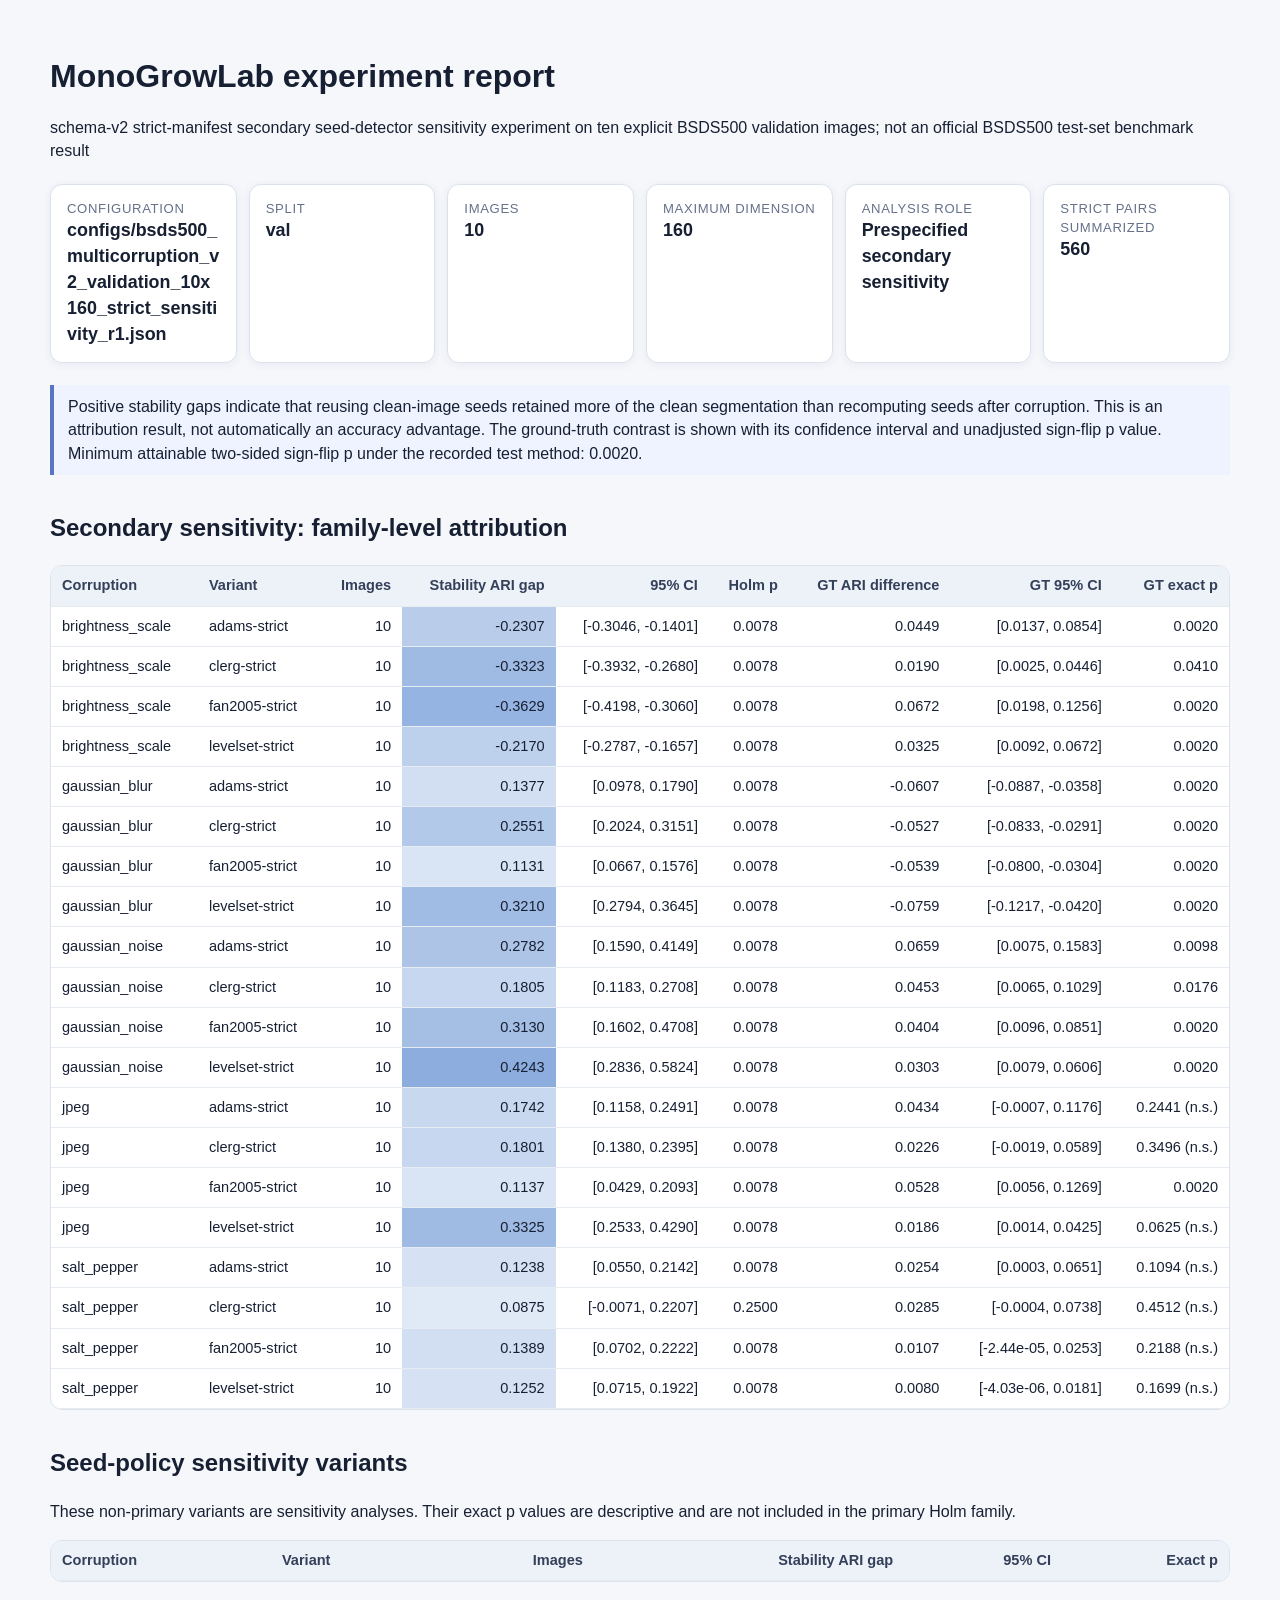
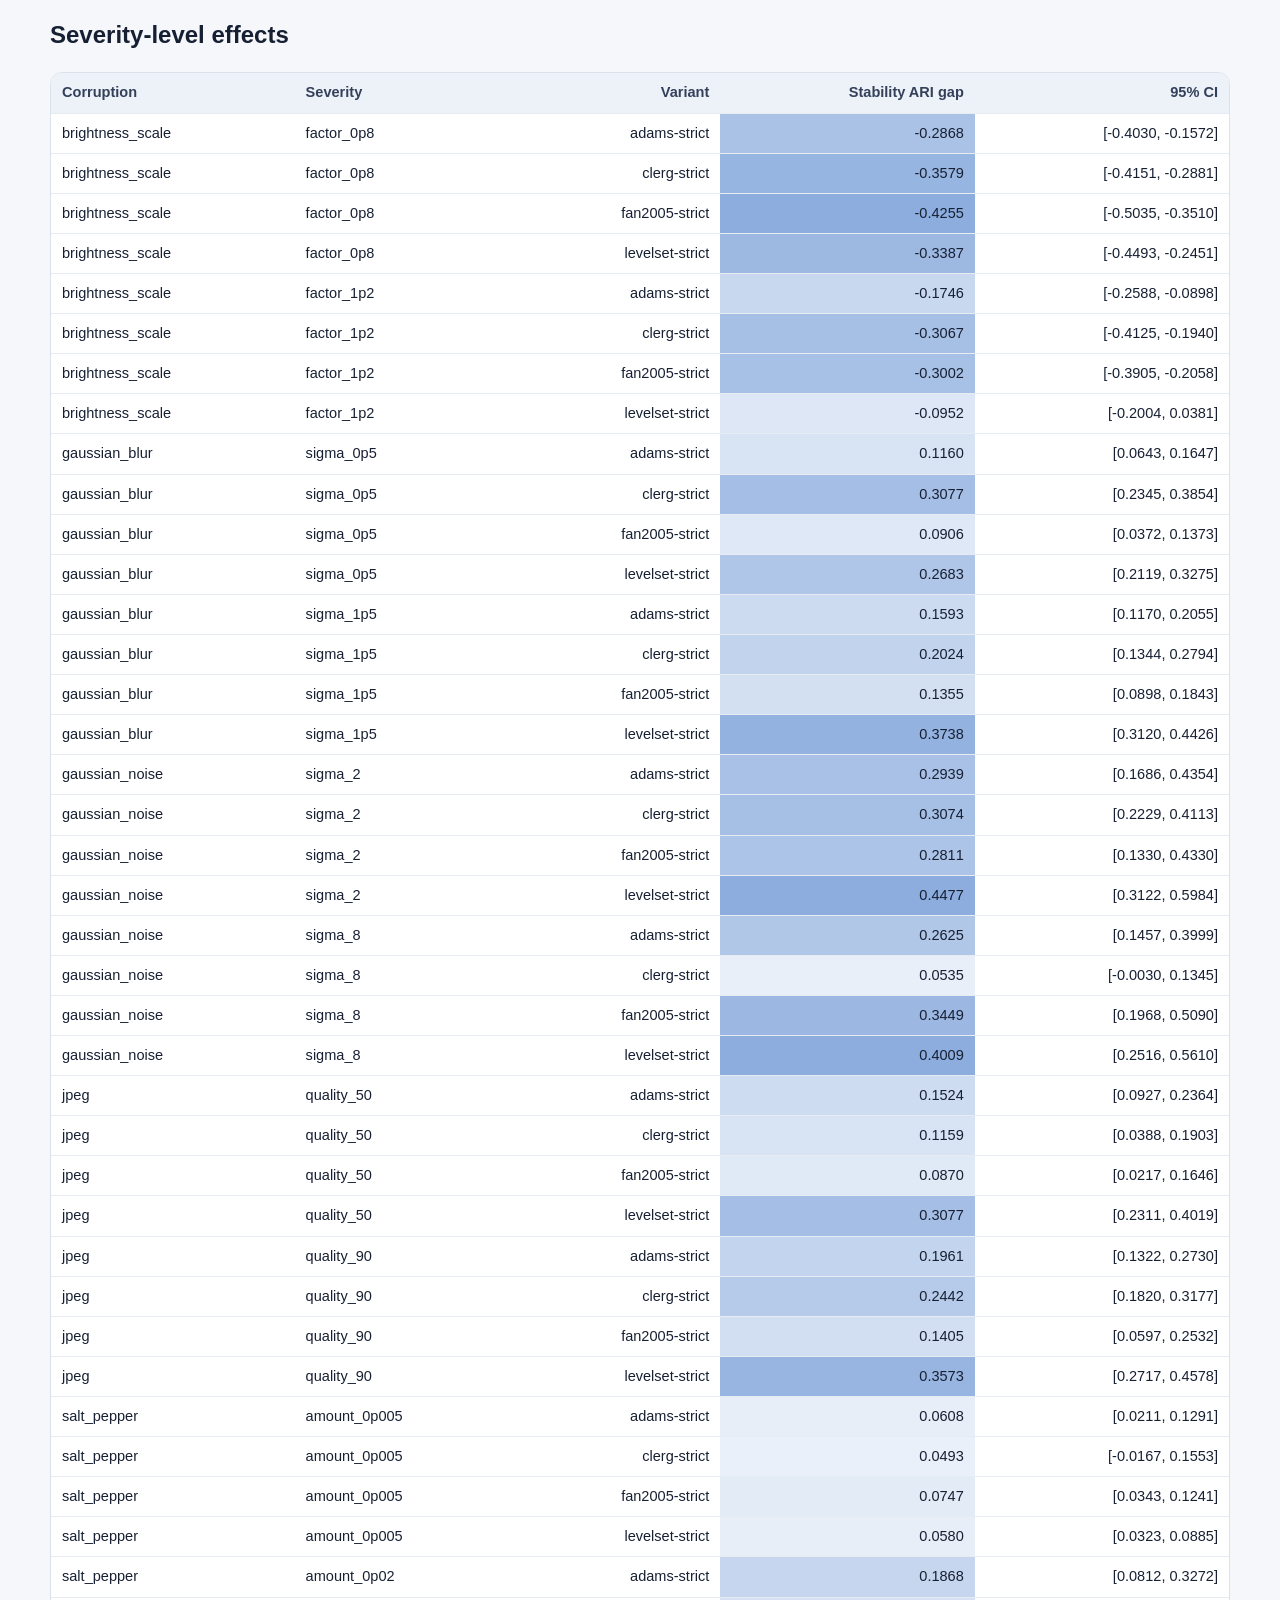
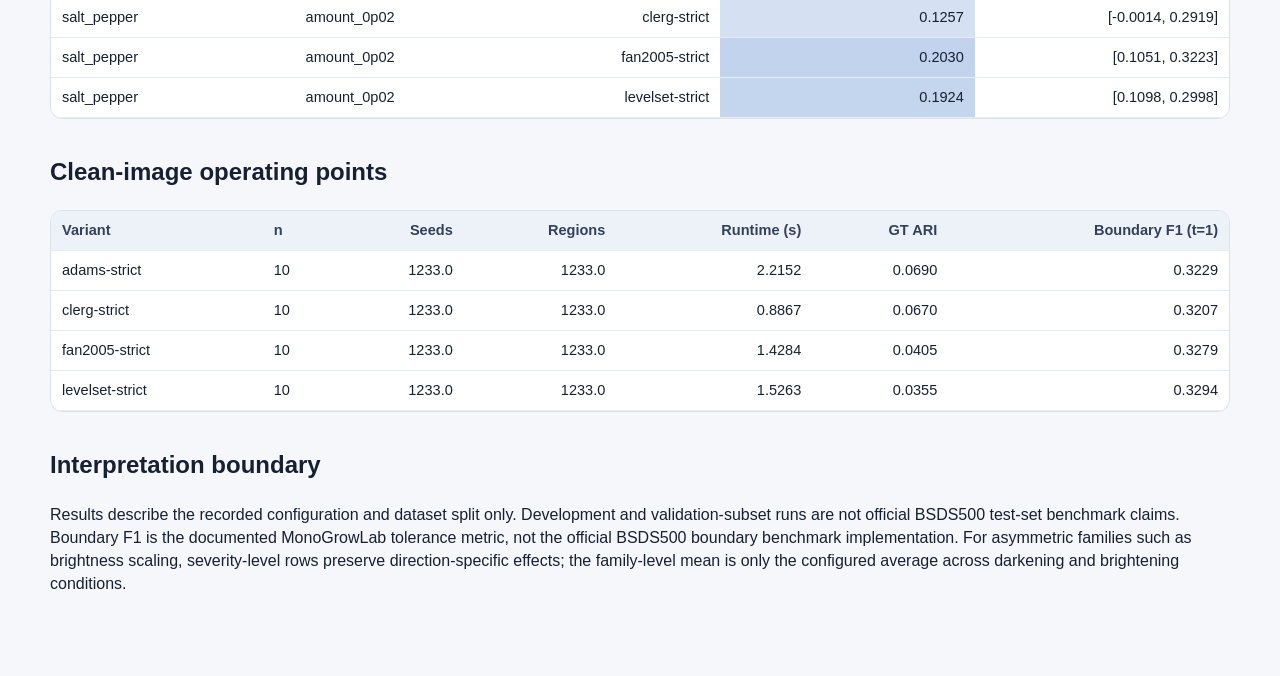
<file: reports/generated/strict_sensitivity_r1_report_20260918.html>
<!doctype html>
<html lang="en">
<head>
<meta charset="utf-8">
<meta name="viewport" content="width=device-width, initial-scale=1">
<title>MonoGrowLab experiment report</title>
<style>
:root { color-scheme: light; font-family: Inter, Segoe UI, sans-serif; line-height: 1.45; }
body { margin: 0; color: #172033; background: #f5f7fb; }
main { max-width: 1180px; margin: 0 auto; padding: 32px 22px 64px; }
h1 { margin-bottom: 6px; } h2 { margin-top: 36px; }
.meta { display: grid; grid-template-columns: repeat(auto-fit,minmax(170px,1fr)); gap: 12px; margin: 22px 0; }
.card { background: white; border: 1px solid #dce2ec; border-radius: 12px; padding: 14px 16px; box-shadow: 0 2px 10px #1f2a4410; }
.label { color: #65718a; font-size: .82rem; text-transform: uppercase; letter-spacing: .05em; }
.value { font-size: 1.12rem; font-weight: 650; overflow-wrap: anywhere; }
.table-wrap { overflow-x: auto; background: white; border: 1px solid #dce2ec; border-radius: 12px; }
table { border-collapse: collapse; width: 100%; font-size: .91rem; }
th, td { padding: 9px 11px; border-bottom: 1px solid #e7ebf2; text-align: right; white-space: nowrap; }
th { background: #edf2f9; color: #34405a; position: sticky; top: 0; }
th:first-child, td:first-child, th:nth-child(2), td:nth-child(2) { text-align: left; }
.note { border-left: 4px solid #5875c5; padding: 10px 14px; background: #eef3ff; }
code { background: #e9edf5; padding: 2px 5px; border-radius: 4px; }
</style>
</head>
<body><main>
<h1>MonoGrowLab experiment report</h1>
<p>schema-v2 strict-manifest secondary seed-detector sensitivity experiment on ten explicit BSDS500 validation images; not an official BSDS500 test-set benchmark result</p>
<section class="meta">
  <div class="card"><div class="label">Configuration</div><div class="value">configs/bsds500_multicorruption_v2_validation_10x160_strict_sensitivity_r1.json</div></div>
  <div class="card"><div class="label">Split</div><div class="value">val</div></div>
  <div class="card"><div class="label">Images</div><div class="value">10</div></div>
  <div class="card"><div class="label">Maximum dimension</div><div class="value">160</div></div>
  <div class="card"><div class="label">Analysis role</div><div class="value">Prespecified secondary sensitivity</div></div>
  <div class="card"><div class="label">Strict pairs summarized</div><div class="value">560</div></div>
</section>
<p class="note">Positive stability gaps indicate that reusing clean-image seeds retained more of the clean segmentation than recomputing seeds after corruption. This is an attribution result, not automatically an accuracy advantage. The ground-truth contrast is shown with its confidence interval and unadjusted sign-flip p value. Minimum attainable two-sided sign-flip p under the recorded test method: 0.0020.</p>
<h2>Secondary sensitivity: family-level attribution</h2>
<div class="table-wrap"><table class=""><thead><tr><th>Corruption</th><th>Variant</th><th>Images</th><th>Stability ARI gap</th><th>95% CI</th><th>Holm p</th><th>GT ARI difference</th><th>GT 95% CI</th><th>GT exact p</th></tr></thead><tbody><tr><td>brightness_scale</td><td>adams-strict</td><td>10</td><td style="background:hsl(216 55% 82.4%)">-0.2307</td><td>[-0.3046, -0.1401]</td><td>0.0078</td><td>0.0449</td><td>[0.0137, 0.0854]</td><td>0.0020</td></tr><tr><td>brightness_scale</td><td>clerg-strict</td><td>10</td><td style="background:hsl(216 55% 75.6%)">-0.3323</td><td>[-0.3932, -0.2680]</td><td>0.0078</td><td>0.0190</td><td>[0.0025, 0.0446]</td><td>0.0410</td></tr><tr><td>brightness_scale</td><td>fan2005-strict</td><td>10</td><td style="background:hsl(216 55% 73.5%)">-0.3629</td><td>[-0.4198, -0.3060]</td><td>0.0078</td><td>0.0672</td><td>[0.0198, 0.1256]</td><td>0.0020</td></tr><tr><td>brightness_scale</td><td>levelset-strict</td><td>10</td><td style="background:hsl(216 55% 83.4%)">-0.2170</td><td>[-0.2787, -0.1657]</td><td>0.0078</td><td>0.0325</td><td>[0.0092, 0.0672]</td><td>0.0020</td></tr><tr><td>gaussian_blur</td><td>adams-strict</td><td>10</td><td style="background:hsl(216 55% 88.7%)">0.1377</td><td>[0.0978, 0.1790]</td><td>0.0078</td><td>-0.0607</td><td>[-0.0887, -0.0358]</td><td>0.0020</td></tr><tr><td>gaussian_blur</td><td>clerg-strict</td><td>10</td><td style="background:hsl(216 55% 80.8%)">0.2551</td><td>[0.2024, 0.3151]</td><td>0.0078</td><td>-0.0527</td><td>[-0.0833, -0.0291]</td><td>0.0020</td></tr><tr><td>gaussian_blur</td><td>fan2005-strict</td><td>10</td><td style="background:hsl(216 55% 90.4%)">0.1131</td><td>[0.0667, 0.1576]</td><td>0.0078</td><td>-0.0539</td><td>[-0.0800, -0.0304]</td><td>0.0020</td></tr><tr><td>gaussian_blur</td><td>levelset-strict</td><td>10</td><td style="background:hsl(216 55% 76.3%)">0.3210</td><td>[0.2794, 0.3645]</td><td>0.0078</td><td>-0.0759</td><td>[-0.1217, -0.0420]</td><td>0.0020</td></tr><tr><td>gaussian_noise</td><td>adams-strict</td><td>10</td><td style="background:hsl(216 55% 79.2%)">0.2782</td><td>[0.1590, 0.4149]</td><td>0.0078</td><td>0.0659</td><td>[0.0075, 0.1583]</td><td>0.0098</td></tr><tr><td>gaussian_noise</td><td>clerg-strict</td><td>10</td><td style="background:hsl(216 55% 85.8%)">0.1805</td><td>[0.1183, 0.2708]</td><td>0.0078</td><td>0.0453</td><td>[0.0065, 0.1029]</td><td>0.0176</td></tr><tr><td>gaussian_noise</td><td>fan2005-strict</td><td>10</td><td style="background:hsl(216 55% 76.9%)">0.3130</td><td>[0.1602, 0.4708]</td><td>0.0078</td><td>0.0404</td><td>[0.0096, 0.0851]</td><td>0.0020</td></tr><tr><td>gaussian_noise</td><td>levelset-strict</td><td>10</td><td style="background:hsl(216 55% 71.0%)">0.4243</td><td>[0.2836, 0.5824]</td><td>0.0078</td><td>0.0303</td><td>[0.0079, 0.0606]</td><td>0.0020</td></tr><tr><td>jpeg</td><td>adams-strict</td><td>10</td><td style="background:hsl(216 55% 86.2%)">0.1742</td><td>[0.1158, 0.2491]</td><td>0.0078</td><td>0.0434</td><td>[-0.0007, 0.1176]</td><td>0.2441 (n.s.)</td></tr><tr><td>jpeg</td><td>clerg-strict</td><td>10</td><td style="background:hsl(216 55% 85.8%)">0.1801</td><td>[0.1380, 0.2395]</td><td>0.0078</td><td>0.0226</td><td>[-0.0019, 0.0589]</td><td>0.3496 (n.s.)</td></tr><tr><td>jpeg</td><td>fan2005-strict</td><td>10</td><td style="background:hsl(216 55% 90.3%)">0.1137</td><td>[0.0429, 0.2093]</td><td>0.0078</td><td>0.0528</td><td>[0.0056, 0.1269]</td><td>0.0020</td></tr><tr><td>jpeg</td><td>levelset-strict</td><td>10</td><td style="background:hsl(216 55% 75.6%)">0.3325</td><td>[0.2533, 0.4290]</td><td>0.0078</td><td>0.0186</td><td>[0.0014, 0.0425]</td><td>0.0625 (n.s.)</td></tr><tr><td>salt_pepper</td><td>adams-strict</td><td>10</td><td style="background:hsl(216 55% 89.6%)">0.1238</td><td>[0.0550, 0.2142]</td><td>0.0078</td><td>0.0254</td><td>[0.0003, 0.0651]</td><td>0.1094 (n.s.)</td></tr><tr><td>salt_pepper</td><td>clerg-strict</td><td>10</td><td style="background:hsl(216 55% 92.1%)">0.0875</td><td>[-0.0071, 0.2207]</td><td>0.2500</td><td>0.0285</td><td>[-0.0004, 0.0738]</td><td>0.4512 (n.s.)</td></tr><tr><td>salt_pepper</td><td>fan2005-strict</td><td>10</td><td style="background:hsl(216 55% 88.6%)">0.1389</td><td>[0.0702, 0.2222]</td><td>0.0078</td><td>0.0107</td><td>[-2.44e-05, 0.0253]</td><td>0.2188 (n.s.)</td></tr><tr><td>salt_pepper</td><td>levelset-strict</td><td>10</td><td style="background:hsl(216 55% 89.6%)">0.1252</td><td>[0.0715, 0.1922]</td><td>0.0078</td><td>0.0080</td><td>[-4.03e-06, 0.0181]</td><td>0.1699 (n.s.)</td></tr></tbody></table></div>
<h2>Seed-policy sensitivity variants</h2>
<p>These non-primary variants are sensitivity analyses. Their exact p values are descriptive and are not included in the primary Holm family.</p>
<div class="table-wrap"><table class=""><thead><tr><th>Corruption</th><th>Variant</th><th>Images</th><th>Stability ARI gap</th><th>95% CI</th><th>Exact p</th></tr></thead><tbody></tbody></table></div>
<h2>Severity-level effects</h2>
<div class="table-wrap"><table class=""><thead><tr><th>Corruption</th><th>Severity</th><th>Variant</th><th>Stability ARI gap</th><th>95% CI</th></tr></thead><tbody><tr><td>brightness_scale</td><td>factor_0p8</td><td>adams-strict</td><td style="background:hsl(216 55% 78.6%)">-0.2868</td><td>[-0.4030, -0.1572]</td></tr><tr><td>brightness_scale</td><td>factor_0p8</td><td>clerg-strict</td><td style="background:hsl(216 55% 73.8%)">-0.3579</td><td>[-0.4151, -0.2881]</td></tr><tr><td>brightness_scale</td><td>factor_0p8</td><td>fan2005-strict</td><td style="background:hsl(216 55% 71.0%)">-0.4255</td><td>[-0.5035, -0.3510]</td></tr><tr><td>brightness_scale</td><td>factor_0p8</td><td>levelset-strict</td><td style="background:hsl(216 55% 75.1%)">-0.3387</td><td>[-0.4493, -0.2451]</td></tr><tr><td>brightness_scale</td><td>factor_1p2</td><td>adams-strict</td><td style="background:hsl(216 55% 86.2%)">-0.1746</td><td>[-0.2588, -0.0898]</td></tr><tr><td>brightness_scale</td><td>factor_1p2</td><td>clerg-strict</td><td style="background:hsl(216 55% 77.3%)">-0.3067</td><td>[-0.4125, -0.1940]</td></tr><tr><td>brightness_scale</td><td>factor_1p2</td><td>fan2005-strict</td><td style="background:hsl(216 55% 77.7%)">-0.3002</td><td>[-0.3905, -0.2058]</td></tr><tr><td>brightness_scale</td><td>factor_1p2</td><td>levelset-strict</td><td style="background:hsl(216 55% 91.6%)">-0.0952</td><td>[-0.2004, 0.0381]</td></tr><tr><td>gaussian_blur</td><td>sigma_0p5</td><td>adams-strict</td><td style="background:hsl(216 55% 90.2%)">0.1160</td><td>[0.0643, 0.1647]</td></tr><tr><td>gaussian_blur</td><td>sigma_0p5</td><td>clerg-strict</td><td style="background:hsl(216 55% 77.2%)">0.3077</td><td>[0.2345, 0.3854]</td></tr><tr><td>gaussian_blur</td><td>sigma_0p5</td><td>fan2005-strict</td><td style="background:hsl(216 55% 91.9%)">0.0906</td><td>[0.0372, 0.1373]</td></tr><tr><td>gaussian_blur</td><td>sigma_0p5</td><td>levelset-strict</td><td style="background:hsl(216 55% 79.9%)">0.2683</td><td>[0.2119, 0.3275]</td></tr><tr><td>gaussian_blur</td><td>sigma_1p5</td><td>adams-strict</td><td style="background:hsl(216 55% 87.2%)">0.1593</td><td>[0.1170, 0.2055]</td></tr><tr><td>gaussian_blur</td><td>sigma_1p5</td><td>clerg-strict</td><td style="background:hsl(216 55% 84.3%)">0.2024</td><td>[0.1344, 0.2794]</td></tr><tr><td>gaussian_blur</td><td>sigma_1p5</td><td>fan2005-strict</td><td style="background:hsl(216 55% 88.9%)">0.1355</td><td>[0.0898, 0.1843]</td></tr><tr><td>gaussian_blur</td><td>sigma_1p5</td><td>levelset-strict</td><td style="background:hsl(216 55% 72.8%)">0.3738</td><td>[0.3120, 0.4426]</td></tr><tr><td>gaussian_noise</td><td>sigma_2</td><td>adams-strict</td><td style="background:hsl(216 55% 78.2%)">0.2939</td><td>[0.1686, 0.4354]</td></tr><tr><td>gaussian_noise</td><td>sigma_2</td><td>clerg-strict</td><td style="background:hsl(216 55% 77.3%)">0.3074</td><td>[0.2229, 0.4113]</td></tr><tr><td>gaussian_noise</td><td>sigma_2</td><td>fan2005-strict</td><td style="background:hsl(216 55% 79.0%)">0.2811</td><td>[0.1330, 0.4330]</td></tr><tr><td>gaussian_noise</td><td>sigma_2</td><td>levelset-strict</td><td style="background:hsl(216 55% 71.0%)">0.4477</td><td>[0.3122, 0.5984]</td></tr><tr><td>gaussian_noise</td><td>sigma_8</td><td>adams-strict</td><td style="background:hsl(216 55% 80.3%)">0.2625</td><td>[0.1457, 0.3999]</td></tr><tr><td>gaussian_noise</td><td>sigma_8</td><td>clerg-strict</td><td style="background:hsl(216 55% 94.4%)">0.0535</td><td>[-0.0030, 0.1345]</td></tr><tr><td>gaussian_noise</td><td>sigma_8</td><td>fan2005-strict</td><td style="background:hsl(216 55% 74.7%)">0.3449</td><td>[0.1968, 0.5090]</td></tr><tr><td>gaussian_noise</td><td>sigma_8</td><td>levelset-strict</td><td style="background:hsl(216 55% 71.0%)">0.4009</td><td>[0.2516, 0.5610]</td></tr><tr><td>jpeg</td><td>quality_50</td><td>adams-strict</td><td style="background:hsl(216 55% 87.7%)">0.1524</td><td>[0.0927, 0.2364]</td></tr><tr><td>jpeg</td><td>quality_50</td><td>clerg-strict</td><td style="background:hsl(216 55% 90.2%)">0.1159</td><td>[0.0388, 0.1903]</td></tr><tr><td>jpeg</td><td>quality_50</td><td>fan2005-strict</td><td style="background:hsl(216 55% 92.1%)">0.0870</td><td>[0.0217, 0.1646]</td></tr><tr><td>jpeg</td><td>quality_50</td><td>levelset-strict</td><td style="background:hsl(216 55% 77.2%)">0.3077</td><td>[0.2311, 0.4019]</td></tr><tr><td>jpeg</td><td>quality_90</td><td>adams-strict</td><td style="background:hsl(216 55% 84.8%)">0.1961</td><td>[0.1322, 0.2730]</td></tr><tr><td>jpeg</td><td>quality_90</td><td>clerg-strict</td><td style="background:hsl(216 55% 81.5%)">0.2442</td><td>[0.1820, 0.3177]</td></tr><tr><td>jpeg</td><td>quality_90</td><td>fan2005-strict</td><td style="background:hsl(216 55% 88.5%)">0.1405</td><td>[0.0597, 0.2532]</td></tr><tr><td>jpeg</td><td>quality_90</td><td>levelset-strict</td><td style="background:hsl(216 55% 73.9%)">0.3573</td><td>[0.2717, 0.4578]</td></tr><tr><td>salt_pepper</td><td>amount_0p005</td><td>adams-strict</td><td style="background:hsl(216 55% 93.9%)">0.0608</td><td>[0.0211, 0.1291]</td></tr><tr><td>salt_pepper</td><td>amount_0p005</td><td>clerg-strict</td><td style="background:hsl(216 55% 94.7%)">0.0493</td><td>[-0.0167, 0.1553]</td></tr><tr><td>salt_pepper</td><td>amount_0p005</td><td>fan2005-strict</td><td style="background:hsl(216 55% 93.0%)">0.0747</td><td>[0.0343, 0.1241]</td></tr><tr><td>salt_pepper</td><td>amount_0p005</td><td>levelset-strict</td><td style="background:hsl(216 55% 94.1%)">0.0580</td><td>[0.0323, 0.0885]</td></tr><tr><td>salt_pepper</td><td>amount_0p02</td><td>adams-strict</td><td style="background:hsl(216 55% 85.4%)">0.1868</td><td>[0.0812, 0.3272]</td></tr><tr><td>salt_pepper</td><td>amount_0p02</td><td>clerg-strict</td><td style="background:hsl(216 55% 89.5%)">0.1257</td><td>[-0.0014, 0.2919]</td></tr><tr><td>salt_pepper</td><td>amount_0p02</td><td>fan2005-strict</td><td style="background:hsl(216 55% 84.3%)">0.2030</td><td>[0.1051, 0.3223]</td></tr><tr><td>salt_pepper</td><td>amount_0p02</td><td>levelset-strict</td><td style="background:hsl(216 55% 85.0%)">0.1924</td><td>[0.1098, 0.2998]</td></tr></tbody></table></div>
<h2>Clean-image operating points</h2>
<div class="table-wrap"><table class=""><thead><tr><th>Variant</th><th>n</th><th>Seeds</th><th>Regions</th><th>Runtime (s)</th><th>GT ARI</th><th>Boundary F1 (t=1)</th></tr></thead><tbody><tr><td>adams-strict</td><td>10</td><td>1233.0</td><td>1233.0</td><td>2.2152</td><td>0.0690</td><td>0.3229</td></tr><tr><td>clerg-strict</td><td>10</td><td>1233.0</td><td>1233.0</td><td>0.8867</td><td>0.0670</td><td>0.3207</td></tr><tr><td>fan2005-strict</td><td>10</td><td>1233.0</td><td>1233.0</td><td>1.4284</td><td>0.0405</td><td>0.3279</td></tr><tr><td>levelset-strict</td><td>10</td><td>1233.0</td><td>1233.0</td><td>1.5263</td><td>0.0355</td><td>0.3294</td></tr></tbody></table></div>
<h2>Interpretation boundary</h2>
<p>Results describe the recorded configuration and dataset split only. Development and validation-subset runs are not official BSDS500 test-set benchmark claims. Boundary F1 is the documented MonoGrowLab tolerance metric, not the official BSDS500 boundary benchmark implementation. For asymmetric families such as brightness scaling, severity-level rows preserve direction-specific effects; the family-level mean is only the configured average across darkening and brightening conditions.</p>
</main></body></html>
</file>
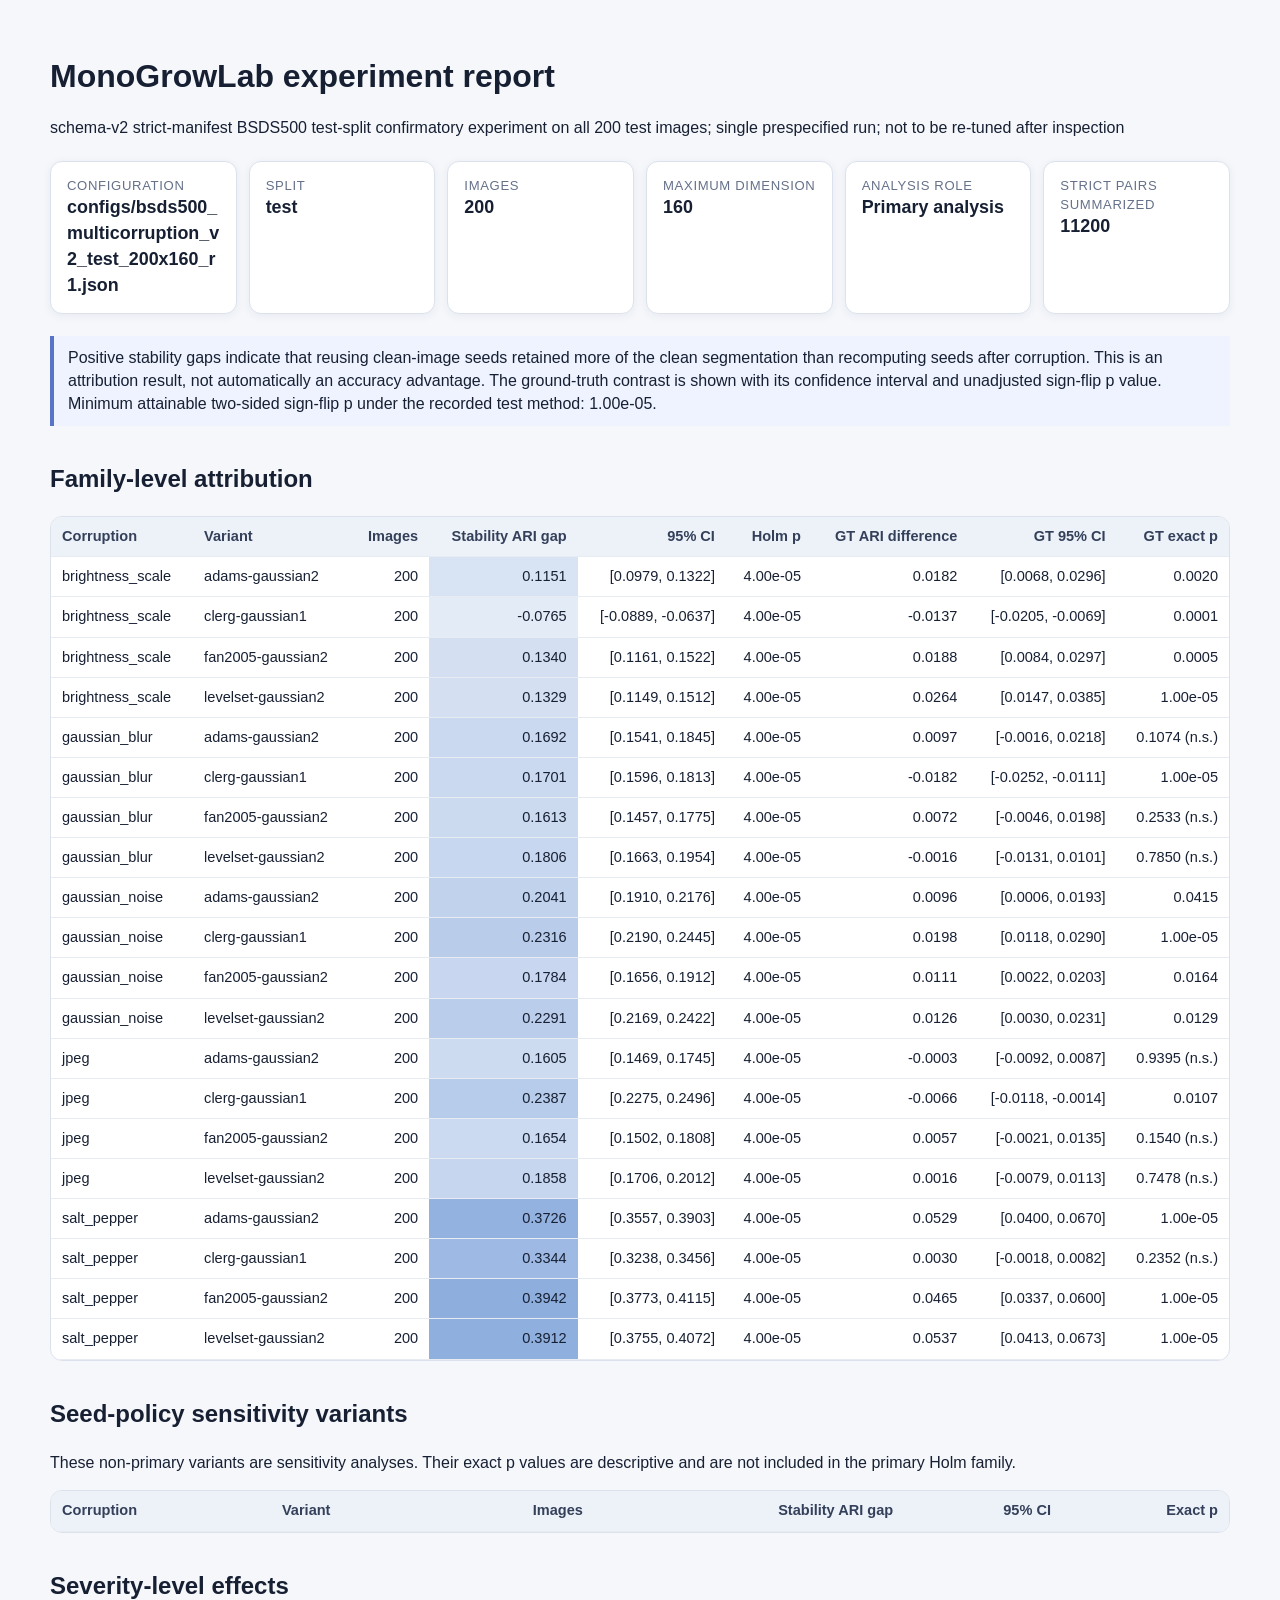
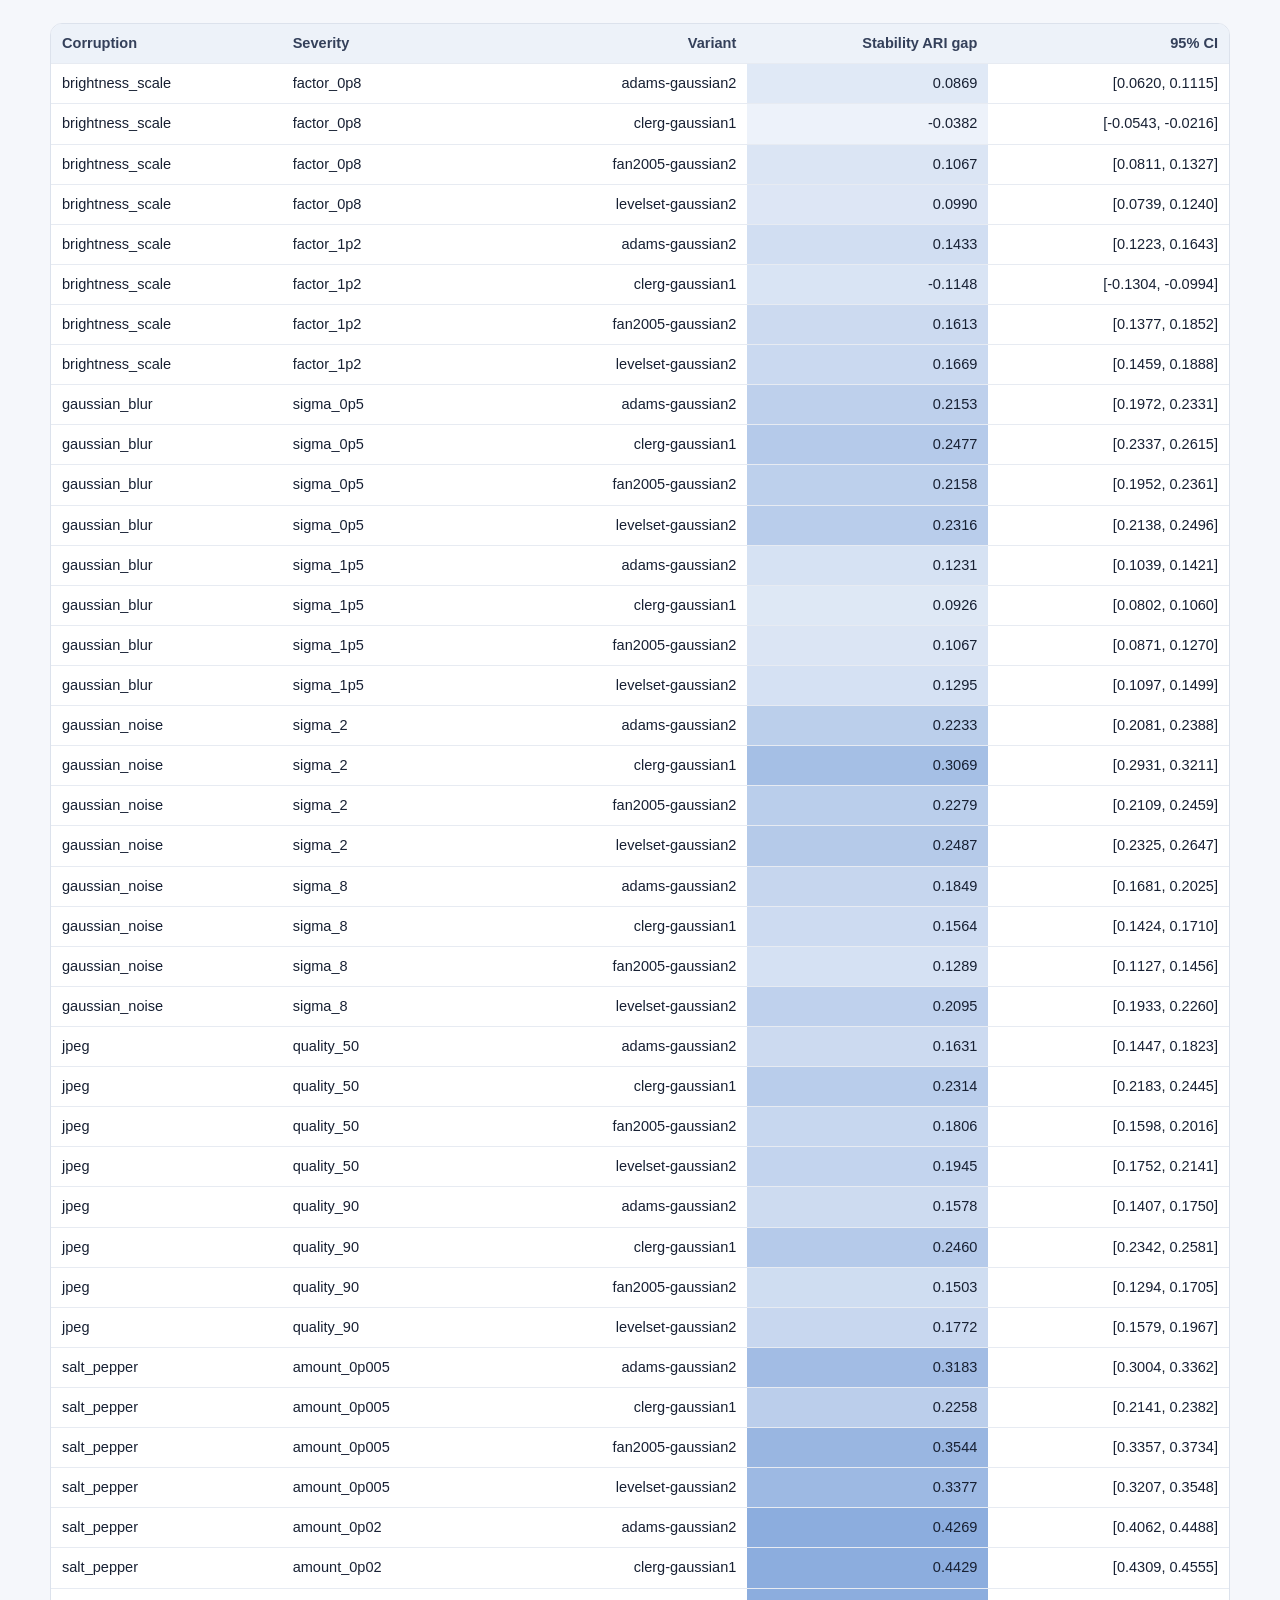
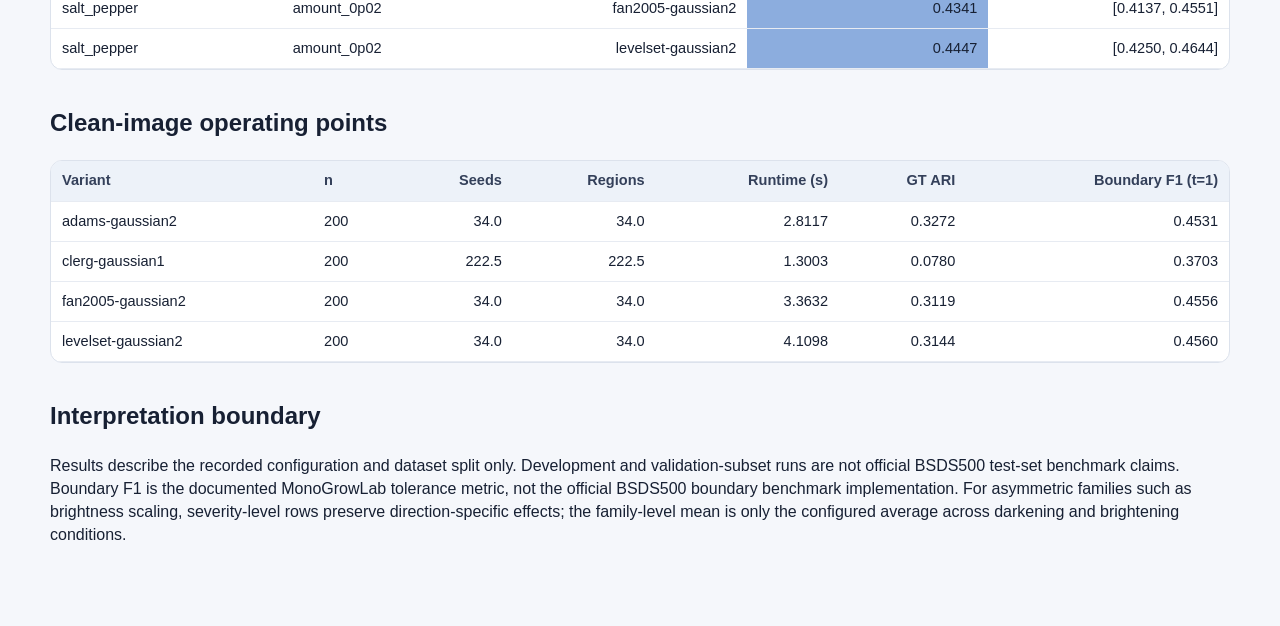
<file: reports/generated/test_200x160_r1_report_20260918.html>
<!doctype html>
<html lang="en">
<head>
<meta charset="utf-8">
<meta name="viewport" content="width=device-width, initial-scale=1">
<title>MonoGrowLab experiment report</title>
<style>
:root { color-scheme: light; font-family: Inter, Segoe UI, sans-serif; line-height: 1.45; }
body { margin: 0; color: #172033; background: #f5f7fb; }
main { max-width: 1180px; margin: 0 auto; padding: 32px 22px 64px; }
h1 { margin-bottom: 6px; } h2 { margin-top: 36px; }
.meta { display: grid; grid-template-columns: repeat(auto-fit,minmax(170px,1fr)); gap: 12px; margin: 22px 0; }
.card { background: white; border: 1px solid #dce2ec; border-radius: 12px; padding: 14px 16px; box-shadow: 0 2px 10px #1f2a4410; }
.label { color: #65718a; font-size: .82rem; text-transform: uppercase; letter-spacing: .05em; }
.value { font-size: 1.12rem; font-weight: 650; overflow-wrap: anywhere; }
.table-wrap { overflow-x: auto; background: white; border: 1px solid #dce2ec; border-radius: 12px; }
table { border-collapse: collapse; width: 100%; font-size: .91rem; }
th, td { padding: 9px 11px; border-bottom: 1px solid #e7ebf2; text-align: right; white-space: nowrap; }
th { background: #edf2f9; color: #34405a; position: sticky; top: 0; }
th:first-child, td:first-child, th:nth-child(2), td:nth-child(2) { text-align: left; }
.note { border-left: 4px solid #5875c5; padding: 10px 14px; background: #eef3ff; }
code { background: #e9edf5; padding: 2px 5px; border-radius: 4px; }
</style>
</head>
<body><main>
<h1>MonoGrowLab experiment report</h1>
<p>schema-v2 strict-manifest BSDS500 test-split confirmatory experiment on all 200 test images; single prespecified run; not to be re-tuned after inspection</p>
<section class="meta">
  <div class="card"><div class="label">Configuration</div><div class="value">configs/bsds500_multicorruption_v2_test_200x160_r1.json</div></div>
  <div class="card"><div class="label">Split</div><div class="value">test</div></div>
  <div class="card"><div class="label">Images</div><div class="value">200</div></div>
  <div class="card"><div class="label">Maximum dimension</div><div class="value">160</div></div>
  <div class="card"><div class="label">Analysis role</div><div class="value">Primary analysis</div></div>
  <div class="card"><div class="label">Strict pairs summarized</div><div class="value">11200</div></div>
</section>
<p class="note">Positive stability gaps indicate that reusing clean-image seeds retained more of the clean segmentation than recomputing seeds after corruption. This is an attribution result, not automatically an accuracy advantage. The ground-truth contrast is shown with its confidence interval and unadjusted sign-flip p value. Minimum attainable two-sided sign-flip p under the recorded test method: 1.00e-05.</p>
<h2>Family-level attribution</h2>
<div class="table-wrap"><table class=""><thead><tr><th>Corruption</th><th>Variant</th><th>Images</th><th>Stability ARI gap</th><th>95% CI</th><th>Holm p</th><th>GT ARI difference</th><th>GT 95% CI</th><th>GT exact p</th></tr></thead><tbody><tr><td>brightness_scale</td><td>adams-gaussian2</td><td>200</td><td style="background:hsl(216 55% 90.2%)">0.1151</td><td>[0.0979, 0.1322]</td><td>4.00e-05</td><td>0.0182</td><td>[0.0068, 0.0296]</td><td>0.0020</td></tr><tr><td>brightness_scale</td><td>clerg-gaussian1</td><td>200</td><td style="background:hsl(216 55% 92.8%)">-0.0765</td><td>[-0.0889, -0.0637]</td><td>4.00e-05</td><td>-0.0137</td><td>[-0.0205, -0.0069]</td><td>0.0001</td></tr><tr><td>brightness_scale</td><td>fan2005-gaussian2</td><td>200</td><td style="background:hsl(216 55% 89.0%)">0.1340</td><td>[0.1161, 0.1522]</td><td>4.00e-05</td><td>0.0188</td><td>[0.0084, 0.0297]</td><td>0.0005</td></tr><tr><td>brightness_scale</td><td>levelset-gaussian2</td><td>200</td><td style="background:hsl(216 55% 89.0%)">0.1329</td><td>[0.1149, 0.1512]</td><td>4.00e-05</td><td>0.0264</td><td>[0.0147, 0.0385]</td><td>1.00e-05</td></tr><tr><td>gaussian_blur</td><td>adams-gaussian2</td><td>200</td><td style="background:hsl(216 55% 86.6%)">0.1692</td><td>[0.1541, 0.1845]</td><td>4.00e-05</td><td>0.0097</td><td>[-0.0016, 0.0218]</td><td>0.1074 (n.s.)</td></tr><tr><td>gaussian_blur</td><td>clerg-gaussian1</td><td>200</td><td style="background:hsl(216 55% 86.5%)">0.1701</td><td>[0.1596, 0.1813]</td><td>4.00e-05</td><td>-0.0182</td><td>[-0.0252, -0.0111]</td><td>1.00e-05</td></tr><tr><td>gaussian_blur</td><td>fan2005-gaussian2</td><td>200</td><td style="background:hsl(216 55% 87.1%)">0.1613</td><td>[0.1457, 0.1775]</td><td>4.00e-05</td><td>0.0072</td><td>[-0.0046, 0.0198]</td><td>0.2533 (n.s.)</td></tr><tr><td>gaussian_blur</td><td>levelset-gaussian2</td><td>200</td><td style="background:hsl(216 55% 85.8%)">0.1806</td><td>[0.1663, 0.1954]</td><td>4.00e-05</td><td>-0.0016</td><td>[-0.0131, 0.0101]</td><td>0.7850 (n.s.)</td></tr><tr><td>gaussian_noise</td><td>adams-gaussian2</td><td>200</td><td style="background:hsl(216 55% 84.2%)">0.2041</td><td>[0.1910, 0.2176]</td><td>4.00e-05</td><td>0.0096</td><td>[0.0006, 0.0193]</td><td>0.0415</td></tr><tr><td>gaussian_noise</td><td>clerg-gaussian1</td><td>200</td><td style="background:hsl(216 55% 82.4%)">0.2316</td><td>[0.2190, 0.2445]</td><td>4.00e-05</td><td>0.0198</td><td>[0.0118, 0.0290]</td><td>1.00e-05</td></tr><tr><td>gaussian_noise</td><td>fan2005-gaussian2</td><td>200</td><td style="background:hsl(216 55% 86.0%)">0.1784</td><td>[0.1656, 0.1912]</td><td>4.00e-05</td><td>0.0111</td><td>[0.0022, 0.0203]</td><td>0.0164</td></tr><tr><td>gaussian_noise</td><td>levelset-gaussian2</td><td>200</td><td style="background:hsl(216 55% 82.5%)">0.2291</td><td>[0.2169, 0.2422]</td><td>4.00e-05</td><td>0.0126</td><td>[0.0030, 0.0231]</td><td>0.0129</td></tr><tr><td>jpeg</td><td>adams-gaussian2</td><td>200</td><td style="background:hsl(216 55% 87.2%)">0.1605</td><td>[0.1469, 0.1745]</td><td>4.00e-05</td><td>-0.0003</td><td>[-0.0092, 0.0087]</td><td>0.9395 (n.s.)</td></tr><tr><td>jpeg</td><td>clerg-gaussian1</td><td>200</td><td style="background:hsl(216 55% 81.9%)">0.2387</td><td>[0.2275, 0.2496]</td><td>4.00e-05</td><td>-0.0066</td><td>[-0.0118, -0.0014]</td><td>0.0107</td></tr><tr><td>jpeg</td><td>fan2005-gaussian2</td><td>200</td><td style="background:hsl(216 55% 86.8%)">0.1654</td><td>[0.1502, 0.1808]</td><td>4.00e-05</td><td>0.0057</td><td>[-0.0021, 0.0135]</td><td>0.1540 (n.s.)</td></tr><tr><td>jpeg</td><td>levelset-gaussian2</td><td>200</td><td style="background:hsl(216 55% 85.5%)">0.1858</td><td>[0.1706, 0.2012]</td><td>4.00e-05</td><td>0.0016</td><td>[-0.0079, 0.0113]</td><td>0.7478 (n.s.)</td></tr><tr><td>salt_pepper</td><td>adams-gaussian2</td><td>200</td><td style="background:hsl(216 55% 72.9%)">0.3726</td><td>[0.3557, 0.3903]</td><td>4.00e-05</td><td>0.0529</td><td>[0.0400, 0.0670]</td><td>1.00e-05</td></tr><tr><td>salt_pepper</td><td>clerg-gaussian1</td><td>200</td><td style="background:hsl(216 55% 75.4%)">0.3344</td><td>[0.3238, 0.3456]</td><td>4.00e-05</td><td>0.0030</td><td>[-0.0018, 0.0082]</td><td>0.2352 (n.s.)</td></tr><tr><td>salt_pepper</td><td>fan2005-gaussian2</td><td>200</td><td style="background:hsl(216 55% 71.4%)">0.3942</td><td>[0.3773, 0.4115]</td><td>4.00e-05</td><td>0.0465</td><td>[0.0337, 0.0600]</td><td>1.00e-05</td></tr><tr><td>salt_pepper</td><td>levelset-gaussian2</td><td>200</td><td style="background:hsl(216 55% 71.6%)">0.3912</td><td>[0.3755, 0.4072]</td><td>4.00e-05</td><td>0.0537</td><td>[0.0413, 0.0673]</td><td>1.00e-05</td></tr></tbody></table></div>
<h2>Seed-policy sensitivity variants</h2>
<p>These non-primary variants are sensitivity analyses. Their exact p values are descriptive and are not included in the primary Holm family.</p>
<div class="table-wrap"><table class=""><thead><tr><th>Corruption</th><th>Variant</th><th>Images</th><th>Stability ARI gap</th><th>95% CI</th><th>Exact p</th></tr></thead><tbody></tbody></table></div>
<h2>Severity-level effects</h2>
<div class="table-wrap"><table class=""><thead><tr><th>Corruption</th><th>Severity</th><th>Variant</th><th>Stability ARI gap</th><th>95% CI</th></tr></thead><tbody><tr><td>brightness_scale</td><td>factor_0p8</td><td>adams-gaussian2</td><td style="background:hsl(216 55% 92.1%)">0.0869</td><td>[0.0620, 0.1115]</td></tr><tr><td>brightness_scale</td><td>factor_0p8</td><td>clerg-gaussian1</td><td style="background:hsl(216 55% 95.4%)">-0.0382</td><td>[-0.0543, -0.0216]</td></tr><tr><td>brightness_scale</td><td>factor_0p8</td><td>fan2005-gaussian2</td><td style="background:hsl(216 55% 90.8%)">0.1067</td><td>[0.0811, 0.1327]</td></tr><tr><td>brightness_scale</td><td>factor_0p8</td><td>levelset-gaussian2</td><td style="background:hsl(216 55% 91.3%)">0.0990</td><td>[0.0739, 0.1240]</td></tr><tr><td>brightness_scale</td><td>factor_1p2</td><td>adams-gaussian2</td><td style="background:hsl(216 55% 88.3%)">0.1433</td><td>[0.1223, 0.1643]</td></tr><tr><td>brightness_scale</td><td>factor_1p2</td><td>clerg-gaussian1</td><td style="background:hsl(216 55% 90.3%)">-0.1148</td><td>[-0.1304, -0.0994]</td></tr><tr><td>brightness_scale</td><td>factor_1p2</td><td>fan2005-gaussian2</td><td style="background:hsl(216 55% 87.1%)">0.1613</td><td>[0.1377, 0.1852]</td></tr><tr><td>brightness_scale</td><td>factor_1p2</td><td>levelset-gaussian2</td><td style="background:hsl(216 55% 86.7%)">0.1669</td><td>[0.1459, 0.1888]</td></tr><tr><td>gaussian_blur</td><td>sigma_0p5</td><td>adams-gaussian2</td><td style="background:hsl(216 55% 83.5%)">0.2153</td><td>[0.1972, 0.2331]</td></tr><tr><td>gaussian_blur</td><td>sigma_0p5</td><td>clerg-gaussian1</td><td style="background:hsl(216 55% 81.3%)">0.2477</td><td>[0.2337, 0.2615]</td></tr><tr><td>gaussian_blur</td><td>sigma_0p5</td><td>fan2005-gaussian2</td><td style="background:hsl(216 55% 83.4%)">0.2158</td><td>[0.1952, 0.2361]</td></tr><tr><td>gaussian_blur</td><td>sigma_0p5</td><td>levelset-gaussian2</td><td style="background:hsl(216 55% 82.4%)">0.2316</td><td>[0.2138, 0.2496]</td></tr><tr><td>gaussian_blur</td><td>sigma_1p5</td><td>adams-gaussian2</td><td style="background:hsl(216 55% 89.7%)">0.1231</td><td>[0.1039, 0.1421]</td></tr><tr><td>gaussian_blur</td><td>sigma_1p5</td><td>clerg-gaussian1</td><td style="background:hsl(216 55% 91.7%)">0.0926</td><td>[0.0802, 0.1060]</td></tr><tr><td>gaussian_blur</td><td>sigma_1p5</td><td>fan2005-gaussian2</td><td style="background:hsl(216 55% 90.8%)">0.1067</td><td>[0.0871, 0.1270]</td></tr><tr><td>gaussian_blur</td><td>sigma_1p5</td><td>levelset-gaussian2</td><td style="background:hsl(216 55% 89.3%)">0.1295</td><td>[0.1097, 0.1499]</td></tr><tr><td>gaussian_noise</td><td>sigma_2</td><td>adams-gaussian2</td><td style="background:hsl(216 55% 82.9%)">0.2233</td><td>[0.2081, 0.2388]</td></tr><tr><td>gaussian_noise</td><td>sigma_2</td><td>clerg-gaussian1</td><td style="background:hsl(216 55% 77.3%)">0.3069</td><td>[0.2931, 0.3211]</td></tr><tr><td>gaussian_noise</td><td>sigma_2</td><td>fan2005-gaussian2</td><td style="background:hsl(216 55% 82.6%)">0.2279</td><td>[0.2109, 0.2459]</td></tr><tr><td>gaussian_noise</td><td>sigma_2</td><td>levelset-gaussian2</td><td style="background:hsl(216 55% 81.2%)">0.2487</td><td>[0.2325, 0.2647]</td></tr><tr><td>gaussian_noise</td><td>sigma_8</td><td>adams-gaussian2</td><td style="background:hsl(216 55% 85.5%)">0.1849</td><td>[0.1681, 0.2025]</td></tr><tr><td>gaussian_noise</td><td>sigma_8</td><td>clerg-gaussian1</td><td style="background:hsl(216 55% 87.4%)">0.1564</td><td>[0.1424, 0.1710]</td></tr><tr><td>gaussian_noise</td><td>sigma_8</td><td>fan2005-gaussian2</td><td style="background:hsl(216 55% 89.3%)">0.1289</td><td>[0.1127, 0.1456]</td></tr><tr><td>gaussian_noise</td><td>sigma_8</td><td>levelset-gaussian2</td><td style="background:hsl(216 55% 83.9%)">0.2095</td><td>[0.1933, 0.2260]</td></tr><tr><td>jpeg</td><td>quality_50</td><td>adams-gaussian2</td><td style="background:hsl(216 55% 87.0%)">0.1631</td><td>[0.1447, 0.1823]</td></tr><tr><td>jpeg</td><td>quality_50</td><td>clerg-gaussian1</td><td style="background:hsl(216 55% 82.4%)">0.2314</td><td>[0.2183, 0.2445]</td></tr><tr><td>jpeg</td><td>quality_50</td><td>fan2005-gaussian2</td><td style="background:hsl(216 55% 85.8%)">0.1806</td><td>[0.1598, 0.2016]</td></tr><tr><td>jpeg</td><td>quality_50</td><td>levelset-gaussian2</td><td style="background:hsl(216 55% 84.9%)">0.1945</td><td>[0.1752, 0.2141]</td></tr><tr><td>jpeg</td><td>quality_90</td><td>adams-gaussian2</td><td style="background:hsl(216 55% 87.3%)">0.1578</td><td>[0.1407, 0.1750]</td></tr><tr><td>jpeg</td><td>quality_90</td><td>clerg-gaussian1</td><td style="background:hsl(216 55% 81.4%)">0.2460</td><td>[0.2342, 0.2581]</td></tr><tr><td>jpeg</td><td>quality_90</td><td>fan2005-gaussian2</td><td style="background:hsl(216 55% 87.9%)">0.1503</td><td>[0.1294, 0.1705]</td></tr><tr><td>jpeg</td><td>quality_90</td><td>levelset-gaussian2</td><td style="background:hsl(216 55% 86.0%)">0.1772</td><td>[0.1579, 0.1967]</td></tr><tr><td>salt_pepper</td><td>amount_0p005</td><td>adams-gaussian2</td><td style="background:hsl(216 55% 76.5%)">0.3183</td><td>[0.3004, 0.3362]</td></tr><tr><td>salt_pepper</td><td>amount_0p005</td><td>clerg-gaussian1</td><td style="background:hsl(216 55% 82.8%)">0.2258</td><td>[0.2141, 0.2382]</td></tr><tr><td>salt_pepper</td><td>amount_0p005</td><td>fan2005-gaussian2</td><td style="background:hsl(216 55% 74.1%)">0.3544</td><td>[0.3357, 0.3734]</td></tr><tr><td>salt_pepper</td><td>amount_0p005</td><td>levelset-gaussian2</td><td style="background:hsl(216 55% 75.2%)">0.3377</td><td>[0.3207, 0.3548]</td></tr><tr><td>salt_pepper</td><td>amount_0p02</td><td>adams-gaussian2</td><td style="background:hsl(216 55% 71.0%)">0.4269</td><td>[0.4062, 0.4488]</td></tr><tr><td>salt_pepper</td><td>amount_0p02</td><td>clerg-gaussian1</td><td style="background:hsl(216 55% 71.0%)">0.4429</td><td>[0.4309, 0.4555]</td></tr><tr><td>salt_pepper</td><td>amount_0p02</td><td>fan2005-gaussian2</td><td style="background:hsl(216 55% 71.0%)">0.4341</td><td>[0.4137, 0.4551]</td></tr><tr><td>salt_pepper</td><td>amount_0p02</td><td>levelset-gaussian2</td><td style="background:hsl(216 55% 71.0%)">0.4447</td><td>[0.4250, 0.4644]</td></tr></tbody></table></div>
<h2>Clean-image operating points</h2>
<div class="table-wrap"><table class=""><thead><tr><th>Variant</th><th>n</th><th>Seeds</th><th>Regions</th><th>Runtime (s)</th><th>GT ARI</th><th>Boundary F1 (t=1)</th></tr></thead><tbody><tr><td>adams-gaussian2</td><td>200</td><td>34.0</td><td>34.0</td><td>2.8117</td><td>0.3272</td><td>0.4531</td></tr><tr><td>clerg-gaussian1</td><td>200</td><td>222.5</td><td>222.5</td><td>1.3003</td><td>0.0780</td><td>0.3703</td></tr><tr><td>fan2005-gaussian2</td><td>200</td><td>34.0</td><td>34.0</td><td>3.3632</td><td>0.3119</td><td>0.4556</td></tr><tr><td>levelset-gaussian2</td><td>200</td><td>34.0</td><td>34.0</td><td>4.1098</td><td>0.3144</td><td>0.4560</td></tr></tbody></table></div>
<h2>Interpretation boundary</h2>
<p>Results describe the recorded configuration and dataset split only. Development and validation-subset runs are not official BSDS500 test-set benchmark claims. Boundary F1 is the documented MonoGrowLab tolerance metric, not the official BSDS500 boundary benchmark implementation. For asymmetric families such as brightness scaling, severity-level rows preserve direction-specific effects; the family-level mean is only the configured average across darkening and brightening conditions.</p>
</main></body></html>
</file>
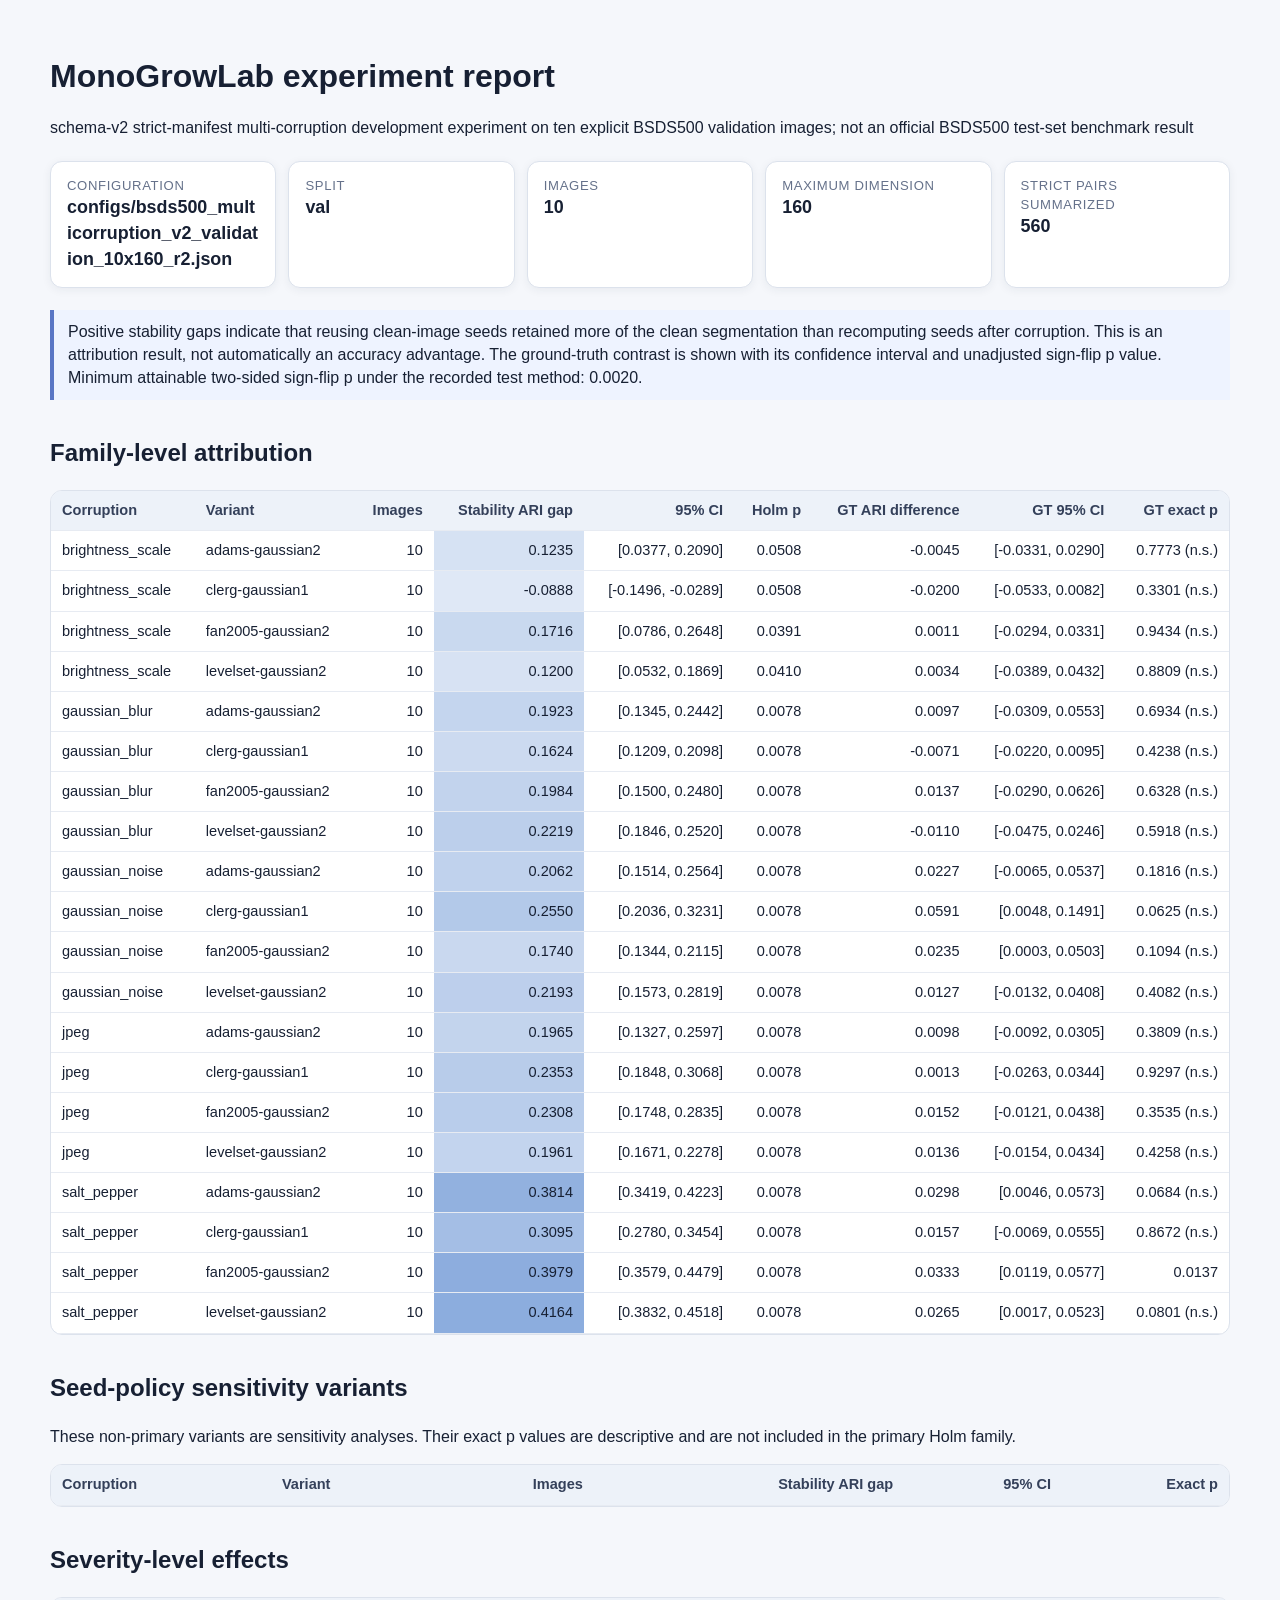
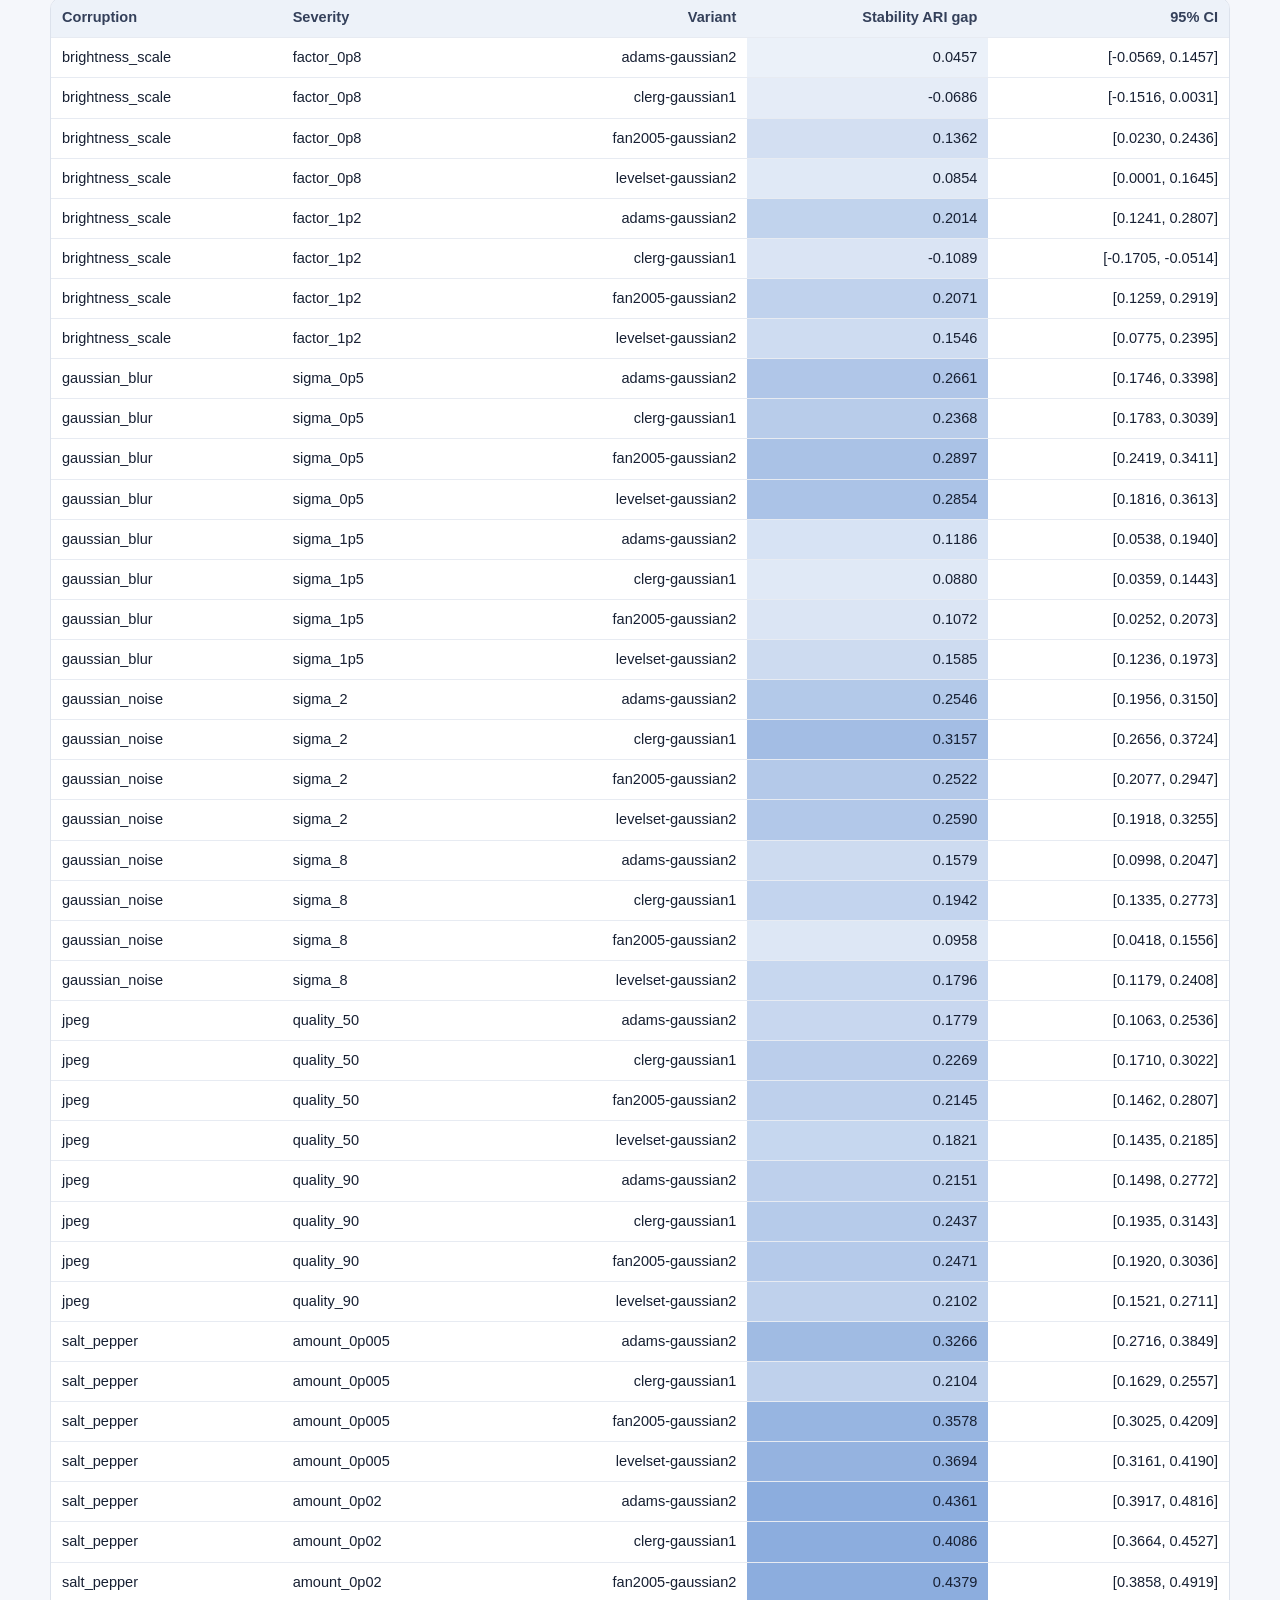
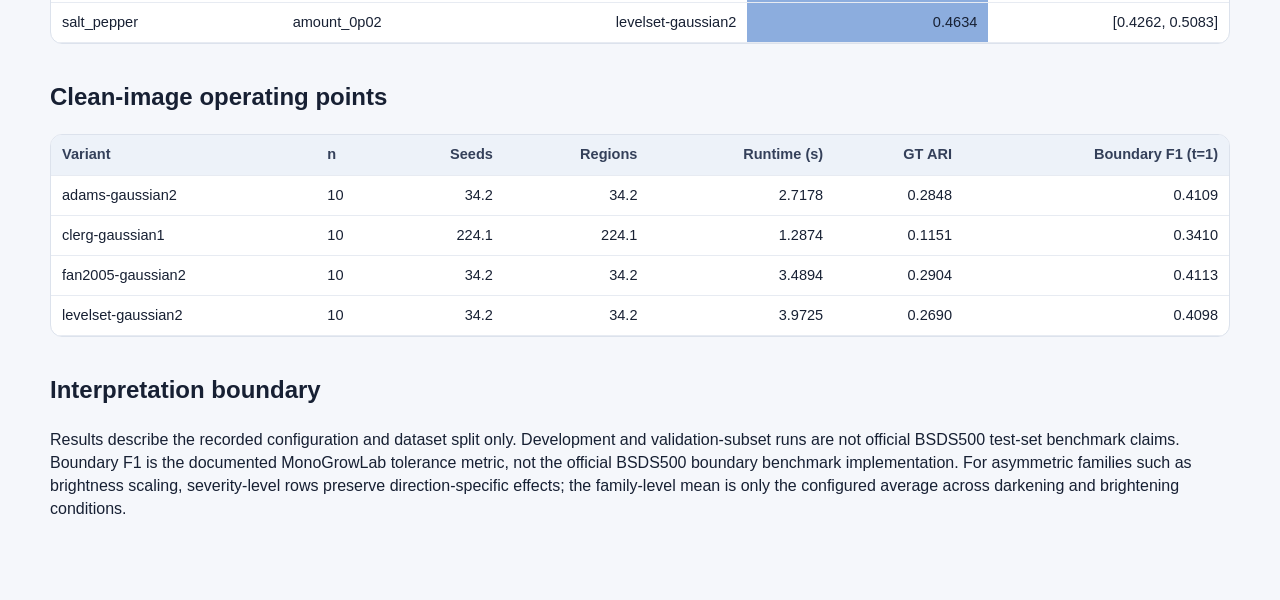
<file: reports/generated/validation_10x160_r2_report_20260918.html>
<!doctype html>
<html lang="en">
<head>
<meta charset="utf-8">
<meta name="viewport" content="width=device-width, initial-scale=1">
<title>MonoGrowLab experiment report</title>
<style>
:root { color-scheme: light; font-family: Inter, Segoe UI, sans-serif; line-height: 1.45; }
body { margin: 0; color: #172033; background: #f5f7fb; }
main { max-width: 1180px; margin: 0 auto; padding: 32px 22px 64px; }
h1 { margin-bottom: 6px; } h2 { margin-top: 36px; }
.meta { display: grid; grid-template-columns: repeat(auto-fit,minmax(170px,1fr)); gap: 12px; margin: 22px 0; }
.card { background: white; border: 1px solid #dce2ec; border-radius: 12px; padding: 14px 16px; box-shadow: 0 2px 10px #1f2a4410; }
.label { color: #65718a; font-size: .82rem; text-transform: uppercase; letter-spacing: .05em; }
.value { font-size: 1.12rem; font-weight: 650; overflow-wrap: anywhere; }
.table-wrap { overflow-x: auto; background: white; border: 1px solid #dce2ec; border-radius: 12px; }
table { border-collapse: collapse; width: 100%; font-size: .91rem; }
th, td { padding: 9px 11px; border-bottom: 1px solid #e7ebf2; text-align: right; white-space: nowrap; }
th { background: #edf2f9; color: #34405a; position: sticky; top: 0; }
th:first-child, td:first-child, th:nth-child(2), td:nth-child(2) { text-align: left; }
.note { border-left: 4px solid #5875c5; padding: 10px 14px; background: #eef3ff; }
code { background: #e9edf5; padding: 2px 5px; border-radius: 4px; }
</style>
</head>
<body><main>
<h1>MonoGrowLab experiment report</h1>
<p>schema-v2 strict-manifest multi-corruption development experiment on ten explicit BSDS500 validation images; not an official BSDS500 test-set benchmark result</p>
<section class="meta">
  <div class="card"><div class="label">Configuration</div><div class="value">configs/bsds500_multicorruption_v2_validation_10x160_r2.json</div></div>
  <div class="card"><div class="label">Split</div><div class="value">val</div></div>
  <div class="card"><div class="label">Images</div><div class="value">10</div></div>
  <div class="card"><div class="label">Maximum dimension</div><div class="value">160</div></div>
  <div class="card"><div class="label">Strict pairs summarized</div><div class="value">560</div></div>
</section>
<p class="note">Positive stability gaps indicate that reusing clean-image seeds retained more of the clean segmentation than recomputing seeds after corruption. This is an attribution result, not automatically an accuracy advantage. The ground-truth contrast is shown with its confidence interval and unadjusted sign-flip p value. Minimum attainable two-sided sign-flip p under the recorded test method: 0.0020.</p>
<h2>Family-level attribution</h2>
<div class="table-wrap"><table class=""><thead><tr><th>Corruption</th><th>Variant</th><th>Images</th><th>Stability ARI gap</th><th>95% CI</th><th>Holm p</th><th>GT ARI difference</th><th>GT 95% CI</th><th>GT exact p</th></tr></thead><tbody><tr><td>brightness_scale</td><td>adams-gaussian2</td><td>10</td><td style="background:hsl(216 55% 89.7%)">0.1235</td><td>[0.0377, 0.2090]</td><td>0.0508</td><td>-0.0045</td><td>[-0.0331, 0.0290]</td><td>0.7773 (n.s.)</td></tr><tr><td>brightness_scale</td><td>clerg-gaussian1</td><td>10</td><td style="background:hsl(216 55% 92.0%)">-0.0888</td><td>[-0.1496, -0.0289]</td><td>0.0508</td><td>-0.0200</td><td>[-0.0533, 0.0082]</td><td>0.3301 (n.s.)</td></tr><tr><td>brightness_scale</td><td>fan2005-gaussian2</td><td>10</td><td style="background:hsl(216 55% 86.4%)">0.1716</td><td>[0.0786, 0.2648]</td><td>0.0391</td><td>0.0011</td><td>[-0.0294, 0.0331]</td><td>0.9434 (n.s.)</td></tr><tr><td>brightness_scale</td><td>levelset-gaussian2</td><td>10</td><td style="background:hsl(216 55% 89.9%)">0.1200</td><td>[0.0532, 0.1869]</td><td>0.0410</td><td>0.0034</td><td>[-0.0389, 0.0432]</td><td>0.8809 (n.s.)</td></tr><tr><td>gaussian_blur</td><td>adams-gaussian2</td><td>10</td><td style="background:hsl(216 55% 85.0%)">0.1923</td><td>[0.1345, 0.2442]</td><td>0.0078</td><td>0.0097</td><td>[-0.0309, 0.0553]</td><td>0.6934 (n.s.)</td></tr><tr><td>gaussian_blur</td><td>clerg-gaussian1</td><td>10</td><td style="background:hsl(216 55% 87.0%)">0.1624</td><td>[0.1209, 0.2098]</td><td>0.0078</td><td>-0.0071</td><td>[-0.0220, 0.0095]</td><td>0.4238 (n.s.)</td></tr><tr><td>gaussian_blur</td><td>fan2005-gaussian2</td><td>10</td><td style="background:hsl(216 55% 84.6%)">0.1984</td><td>[0.1500, 0.2480]</td><td>0.0078</td><td>0.0137</td><td>[-0.0290, 0.0626]</td><td>0.6328 (n.s.)</td></tr><tr><td>gaussian_blur</td><td>levelset-gaussian2</td><td>10</td><td style="background:hsl(216 55% 83.0%)">0.2219</td><td>[0.1846, 0.2520]</td><td>0.0078</td><td>-0.0110</td><td>[-0.0475, 0.0246]</td><td>0.5918 (n.s.)</td></tr><tr><td>gaussian_noise</td><td>adams-gaussian2</td><td>10</td><td style="background:hsl(216 55% 84.1%)">0.2062</td><td>[0.1514, 0.2564]</td><td>0.0078</td><td>0.0227</td><td>[-0.0065, 0.0537]</td><td>0.1816 (n.s.)</td></tr><tr><td>gaussian_noise</td><td>clerg-gaussian1</td><td>10</td><td style="background:hsl(216 55% 80.8%)">0.2550</td><td>[0.2036, 0.3231]</td><td>0.0078</td><td>0.0591</td><td>[0.0048, 0.1491]</td><td>0.0625 (n.s.)</td></tr><tr><td>gaussian_noise</td><td>fan2005-gaussian2</td><td>10</td><td style="background:hsl(216 55% 86.3%)">0.1740</td><td>[0.1344, 0.2115]</td><td>0.0078</td><td>0.0235</td><td>[0.0003, 0.0503]</td><td>0.1094 (n.s.)</td></tr><tr><td>gaussian_noise</td><td>levelset-gaussian2</td><td>10</td><td style="background:hsl(216 55% 83.2%)">0.2193</td><td>[0.1573, 0.2819]</td><td>0.0078</td><td>0.0127</td><td>[-0.0132, 0.0408]</td><td>0.4082 (n.s.)</td></tr><tr><td>jpeg</td><td>adams-gaussian2</td><td>10</td><td style="background:hsl(216 55% 84.7%)">0.1965</td><td>[0.1327, 0.2597]</td><td>0.0078</td><td>0.0098</td><td>[-0.0092, 0.0305]</td><td>0.3809 (n.s.)</td></tr><tr><td>jpeg</td><td>clerg-gaussian1</td><td>10</td><td style="background:hsl(216 55% 82.1%)">0.2353</td><td>[0.1848, 0.3068]</td><td>0.0078</td><td>0.0013</td><td>[-0.0263, 0.0344]</td><td>0.9297 (n.s.)</td></tr><tr><td>jpeg</td><td>fan2005-gaussian2</td><td>10</td><td style="background:hsl(216 55% 82.4%)">0.2308</td><td>[0.1748, 0.2835]</td><td>0.0078</td><td>0.0152</td><td>[-0.0121, 0.0438]</td><td>0.3535 (n.s.)</td></tr><tr><td>jpeg</td><td>levelset-gaussian2</td><td>10</td><td style="background:hsl(216 55% 84.8%)">0.1961</td><td>[0.1671, 0.2278]</td><td>0.0078</td><td>0.0136</td><td>[-0.0154, 0.0434]</td><td>0.4258 (n.s.)</td></tr><tr><td>salt_pepper</td><td>adams-gaussian2</td><td>10</td><td style="background:hsl(216 55% 72.3%)">0.3814</td><td>[0.3419, 0.4223]</td><td>0.0078</td><td>0.0298</td><td>[0.0046, 0.0573]</td><td>0.0684 (n.s.)</td></tr><tr><td>salt_pepper</td><td>clerg-gaussian1</td><td>10</td><td style="background:hsl(216 55% 77.1%)">0.3095</td><td>[0.2780, 0.3454]</td><td>0.0078</td><td>0.0157</td><td>[-0.0069, 0.0555]</td><td>0.8672 (n.s.)</td></tr><tr><td>salt_pepper</td><td>fan2005-gaussian2</td><td>10</td><td style="background:hsl(216 55% 71.1%)">0.3979</td><td>[0.3579, 0.4479]</td><td>0.0078</td><td>0.0333</td><td>[0.0119, 0.0577]</td><td>0.0137</td></tr><tr><td>salt_pepper</td><td>levelset-gaussian2</td><td>10</td><td style="background:hsl(216 55% 71.0%)">0.4164</td><td>[0.3832, 0.4518]</td><td>0.0078</td><td>0.0265</td><td>[0.0017, 0.0523]</td><td>0.0801 (n.s.)</td></tr></tbody></table></div>
<h2>Seed-policy sensitivity variants</h2>
<p>These non-primary variants are sensitivity analyses. Their exact p values are descriptive and are not included in the primary Holm family.</p>
<div class="table-wrap"><table class=""><thead><tr><th>Corruption</th><th>Variant</th><th>Images</th><th>Stability ARI gap</th><th>95% CI</th><th>Exact p</th></tr></thead><tbody></tbody></table></div>
<h2>Severity-level effects</h2>
<div class="table-wrap"><table class=""><thead><tr><th>Corruption</th><th>Severity</th><th>Variant</th><th>Stability ARI gap</th><th>95% CI</th></tr></thead><tbody><tr><td>brightness_scale</td><td>factor_0p8</td><td>adams-gaussian2</td><td style="background:hsl(216 55% 94.9%)">0.0457</td><td>[-0.0569, 0.1457]</td></tr><tr><td>brightness_scale</td><td>factor_0p8</td><td>clerg-gaussian1</td><td style="background:hsl(216 55% 93.4%)">-0.0686</td><td>[-0.1516, 0.0031]</td></tr><tr><td>brightness_scale</td><td>factor_0p8</td><td>fan2005-gaussian2</td><td style="background:hsl(216 55% 88.8%)">0.1362</td><td>[0.0230, 0.2436]</td></tr><tr><td>brightness_scale</td><td>factor_0p8</td><td>levelset-gaussian2</td><td style="background:hsl(216 55% 92.2%)">0.0854</td><td>[0.0001, 0.1645]</td></tr><tr><td>brightness_scale</td><td>factor_1p2</td><td>adams-gaussian2</td><td style="background:hsl(216 55% 84.4%)">0.2014</td><td>[0.1241, 0.2807]</td></tr><tr><td>brightness_scale</td><td>factor_1p2</td><td>clerg-gaussian1</td><td style="background:hsl(216 55% 90.6%)">-0.1089</td><td>[-0.1705, -0.0514]</td></tr><tr><td>brightness_scale</td><td>factor_1p2</td><td>fan2005-gaussian2</td><td style="background:hsl(216 55% 84.0%)">0.2071</td><td>[0.1259, 0.2919]</td></tr><tr><td>brightness_scale</td><td>factor_1p2</td><td>levelset-gaussian2</td><td style="background:hsl(216 55% 87.6%)">0.1546</td><td>[0.0775, 0.2395]</td></tr><tr><td>gaussian_blur</td><td>sigma_0p5</td><td>adams-gaussian2</td><td style="background:hsl(216 55% 80.0%)">0.2661</td><td>[0.1746, 0.3398]</td></tr><tr><td>gaussian_blur</td><td>sigma_0p5</td><td>clerg-gaussian1</td><td style="background:hsl(216 55% 82.0%)">0.2368</td><td>[0.1783, 0.3039]</td></tr><tr><td>gaussian_blur</td><td>sigma_0p5</td><td>fan2005-gaussian2</td><td style="background:hsl(216 55% 78.4%)">0.2897</td><td>[0.2419, 0.3411]</td></tr><tr><td>gaussian_blur</td><td>sigma_0p5</td><td>levelset-gaussian2</td><td style="background:hsl(216 55% 78.7%)">0.2854</td><td>[0.1816, 0.3613]</td></tr><tr><td>gaussian_blur</td><td>sigma_1p5</td><td>adams-gaussian2</td><td style="background:hsl(216 55% 90.0%)">0.1186</td><td>[0.0538, 0.1940]</td></tr><tr><td>gaussian_blur</td><td>sigma_1p5</td><td>clerg-gaussian1</td><td style="background:hsl(216 55% 92.1%)">0.0880</td><td>[0.0359, 0.1443]</td></tr><tr><td>gaussian_blur</td><td>sigma_1p5</td><td>fan2005-gaussian2</td><td style="background:hsl(216 55% 90.8%)">0.1072</td><td>[0.0252, 0.2073]</td></tr><tr><td>gaussian_blur</td><td>sigma_1p5</td><td>levelset-gaussian2</td><td style="background:hsl(216 55% 87.3%)">0.1585</td><td>[0.1236, 0.1973]</td></tr><tr><td>gaussian_noise</td><td>sigma_2</td><td>adams-gaussian2</td><td style="background:hsl(216 55% 80.8%)">0.2546</td><td>[0.1956, 0.3150]</td></tr><tr><td>gaussian_noise</td><td>sigma_2</td><td>clerg-gaussian1</td><td style="background:hsl(216 55% 76.7%)">0.3157</td><td>[0.2656, 0.3724]</td></tr><tr><td>gaussian_noise</td><td>sigma_2</td><td>fan2005-gaussian2</td><td style="background:hsl(216 55% 81.0%)">0.2522</td><td>[0.2077, 0.2947]</td></tr><tr><td>gaussian_noise</td><td>sigma_2</td><td>levelset-gaussian2</td><td style="background:hsl(216 55% 80.5%)">0.2590</td><td>[0.1918, 0.3255]</td></tr><tr><td>gaussian_noise</td><td>sigma_8</td><td>adams-gaussian2</td><td style="background:hsl(216 55% 87.3%)">0.1579</td><td>[0.0998, 0.2047]</td></tr><tr><td>gaussian_noise</td><td>sigma_8</td><td>clerg-gaussian1</td><td style="background:hsl(216 55% 84.9%)">0.1942</td><td>[0.1335, 0.2773]</td></tr><tr><td>gaussian_noise</td><td>sigma_8</td><td>fan2005-gaussian2</td><td style="background:hsl(216 55% 91.5%)">0.0958</td><td>[0.0418, 0.1556]</td></tr><tr><td>gaussian_noise</td><td>sigma_8</td><td>levelset-gaussian2</td><td style="background:hsl(216 55% 85.9%)">0.1796</td><td>[0.1179, 0.2408]</td></tr><tr><td>jpeg</td><td>quality_50</td><td>adams-gaussian2</td><td style="background:hsl(216 55% 86.0%)">0.1779</td><td>[0.1063, 0.2536]</td></tr><tr><td>jpeg</td><td>quality_50</td><td>clerg-gaussian1</td><td style="background:hsl(216 55% 82.7%)">0.2269</td><td>[0.1710, 0.3022]</td></tr><tr><td>jpeg</td><td>quality_50</td><td>fan2005-gaussian2</td><td style="background:hsl(216 55% 83.5%)">0.2145</td><td>[0.1462, 0.2807]</td></tr><tr><td>jpeg</td><td>quality_50</td><td>levelset-gaussian2</td><td style="background:hsl(216 55% 85.7%)">0.1821</td><td>[0.1435, 0.2185]</td></tr><tr><td>jpeg</td><td>quality_90</td><td>adams-gaussian2</td><td style="background:hsl(216 55% 83.5%)">0.2151</td><td>[0.1498, 0.2772]</td></tr><tr><td>jpeg</td><td>quality_90</td><td>clerg-gaussian1</td><td style="background:hsl(216 55% 81.5%)">0.2437</td><td>[0.1935, 0.3143]</td></tr><tr><td>jpeg</td><td>quality_90</td><td>fan2005-gaussian2</td><td style="background:hsl(216 55% 81.3%)">0.2471</td><td>[0.1920, 0.3036]</td></tr><tr><td>jpeg</td><td>quality_90</td><td>levelset-gaussian2</td><td style="background:hsl(216 55% 83.8%)">0.2102</td><td>[0.1521, 0.2711]</td></tr><tr><td>salt_pepper</td><td>amount_0p005</td><td>adams-gaussian2</td><td style="background:hsl(216 55% 76.0%)">0.3266</td><td>[0.2716, 0.3849]</td></tr><tr><td>salt_pepper</td><td>amount_0p005</td><td>clerg-gaussian1</td><td style="background:hsl(216 55% 83.8%)">0.2104</td><td>[0.1629, 0.2557]</td></tr><tr><td>salt_pepper</td><td>amount_0p005</td><td>fan2005-gaussian2</td><td style="background:hsl(216 55% 73.8%)">0.3578</td><td>[0.3025, 0.4209]</td></tr><tr><td>salt_pepper</td><td>amount_0p005</td><td>levelset-gaussian2</td><td style="background:hsl(216 55% 73.1%)">0.3694</td><td>[0.3161, 0.4190]</td></tr><tr><td>salt_pepper</td><td>amount_0p02</td><td>adams-gaussian2</td><td style="background:hsl(216 55% 71.0%)">0.4361</td><td>[0.3917, 0.4816]</td></tr><tr><td>salt_pepper</td><td>amount_0p02</td><td>clerg-gaussian1</td><td style="background:hsl(216 55% 71.0%)">0.4086</td><td>[0.3664, 0.4527]</td></tr><tr><td>salt_pepper</td><td>amount_0p02</td><td>fan2005-gaussian2</td><td style="background:hsl(216 55% 71.0%)">0.4379</td><td>[0.3858, 0.4919]</td></tr><tr><td>salt_pepper</td><td>amount_0p02</td><td>levelset-gaussian2</td><td style="background:hsl(216 55% 71.0%)">0.4634</td><td>[0.4262, 0.5083]</td></tr></tbody></table></div>
<h2>Clean-image operating points</h2>
<div class="table-wrap"><table class=""><thead><tr><th>Variant</th><th>n</th><th>Seeds</th><th>Regions</th><th>Runtime (s)</th><th>GT ARI</th><th>Boundary F1 (t=1)</th></tr></thead><tbody><tr><td>adams-gaussian2</td><td>10</td><td>34.2</td><td>34.2</td><td>2.7178</td><td>0.2848</td><td>0.4109</td></tr><tr><td>clerg-gaussian1</td><td>10</td><td>224.1</td><td>224.1</td><td>1.2874</td><td>0.1151</td><td>0.3410</td></tr><tr><td>fan2005-gaussian2</td><td>10</td><td>34.2</td><td>34.2</td><td>3.4894</td><td>0.2904</td><td>0.4113</td></tr><tr><td>levelset-gaussian2</td><td>10</td><td>34.2</td><td>34.2</td><td>3.9725</td><td>0.2690</td><td>0.4098</td></tr></tbody></table></div>
<h2>Interpretation boundary</h2>
<p>Results describe the recorded configuration and dataset split only. Development and validation-subset runs are not official BSDS500 test-set benchmark claims. Boundary F1 is the documented MonoGrowLab tolerance metric, not the official BSDS500 boundary benchmark implementation. For asymmetric families such as brightness scaling, severity-level rows preserve direction-specific effects; the family-level mean is only the configured average across darkening and brightening conditions.</p>
</main></body></html>
</file>
